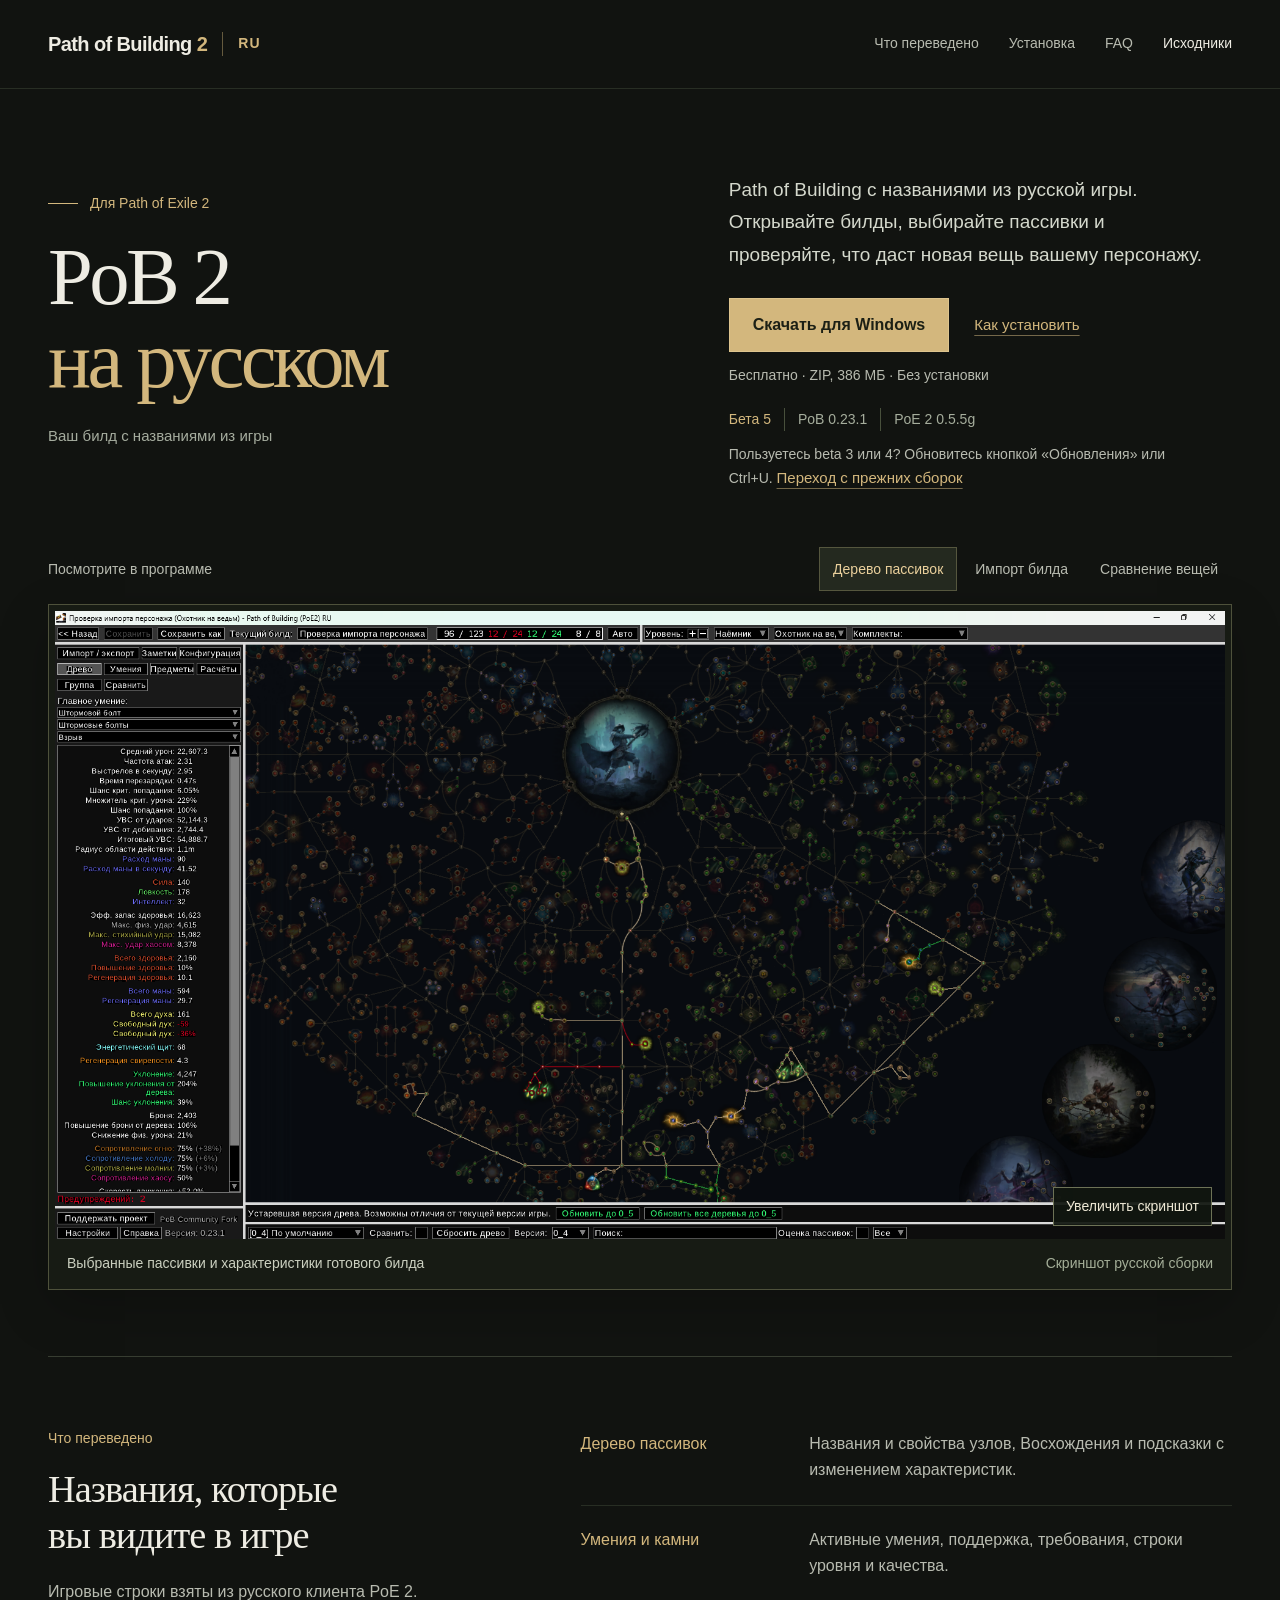
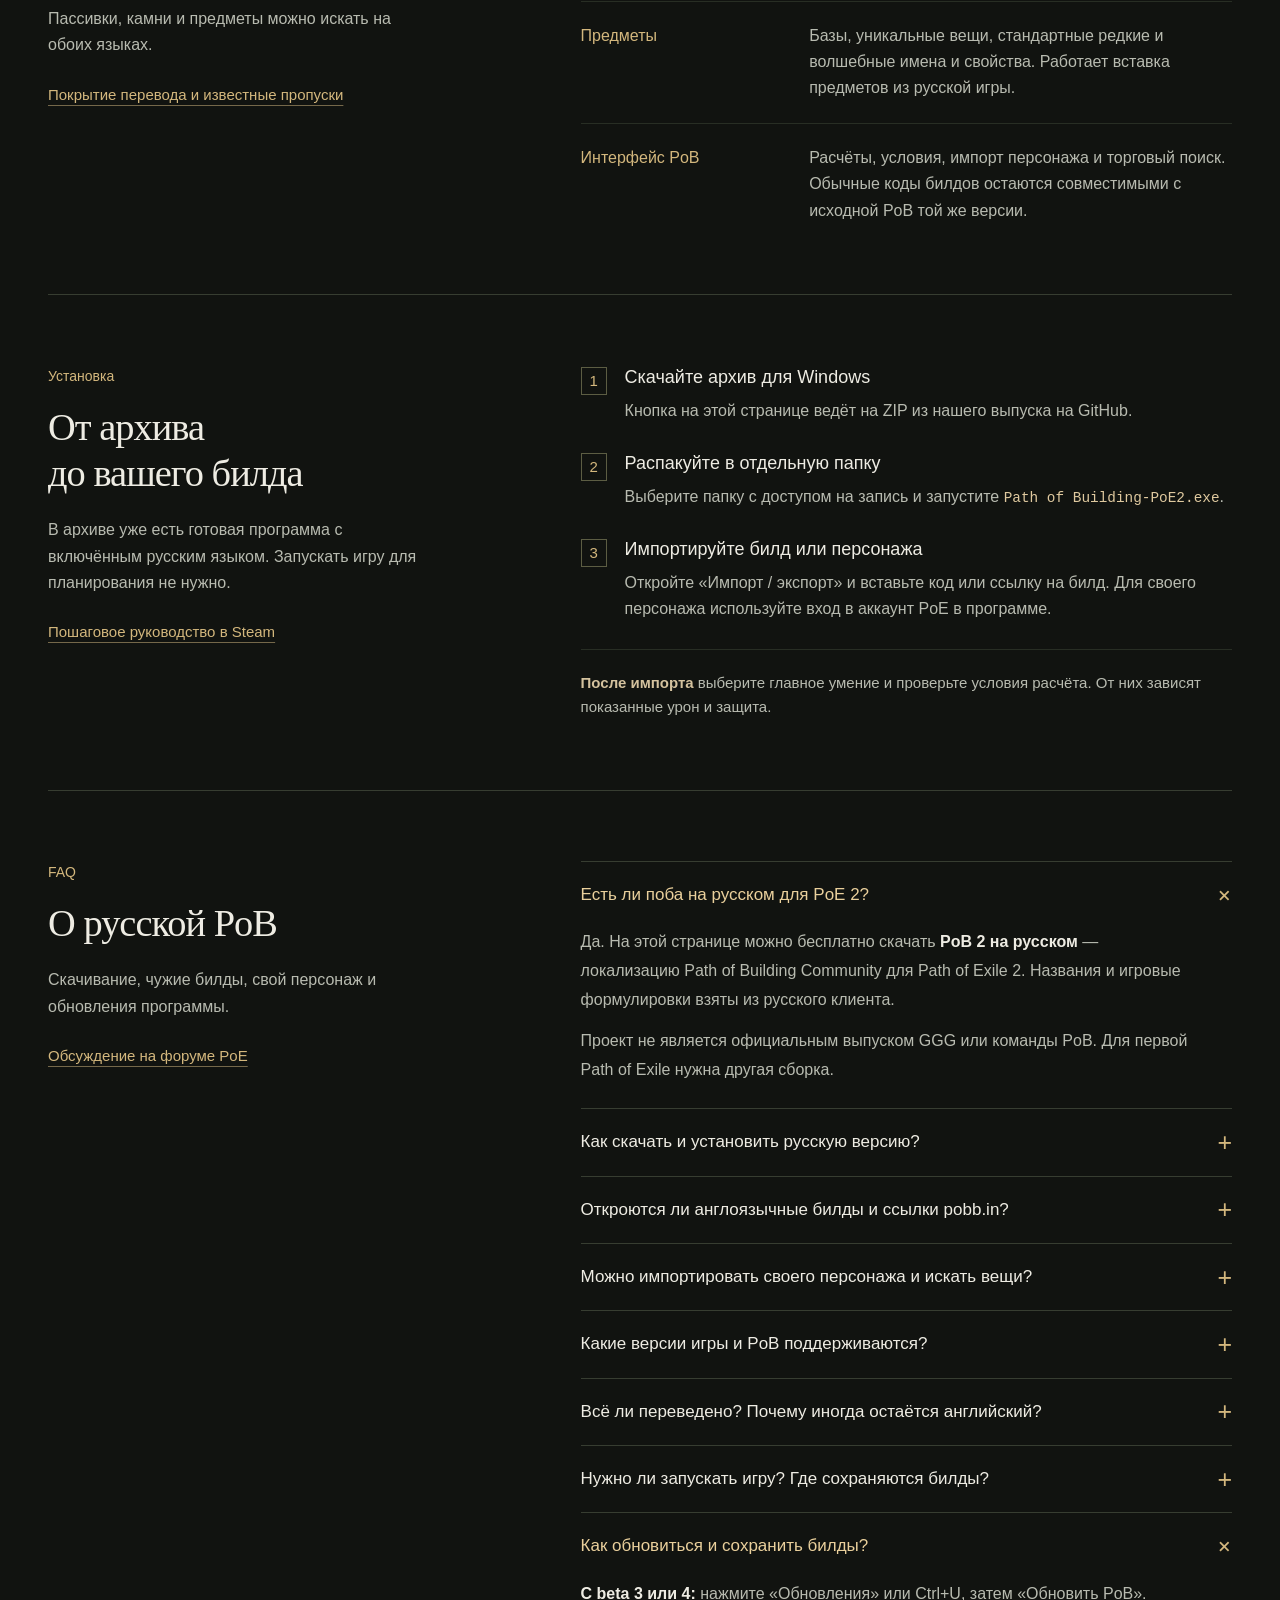
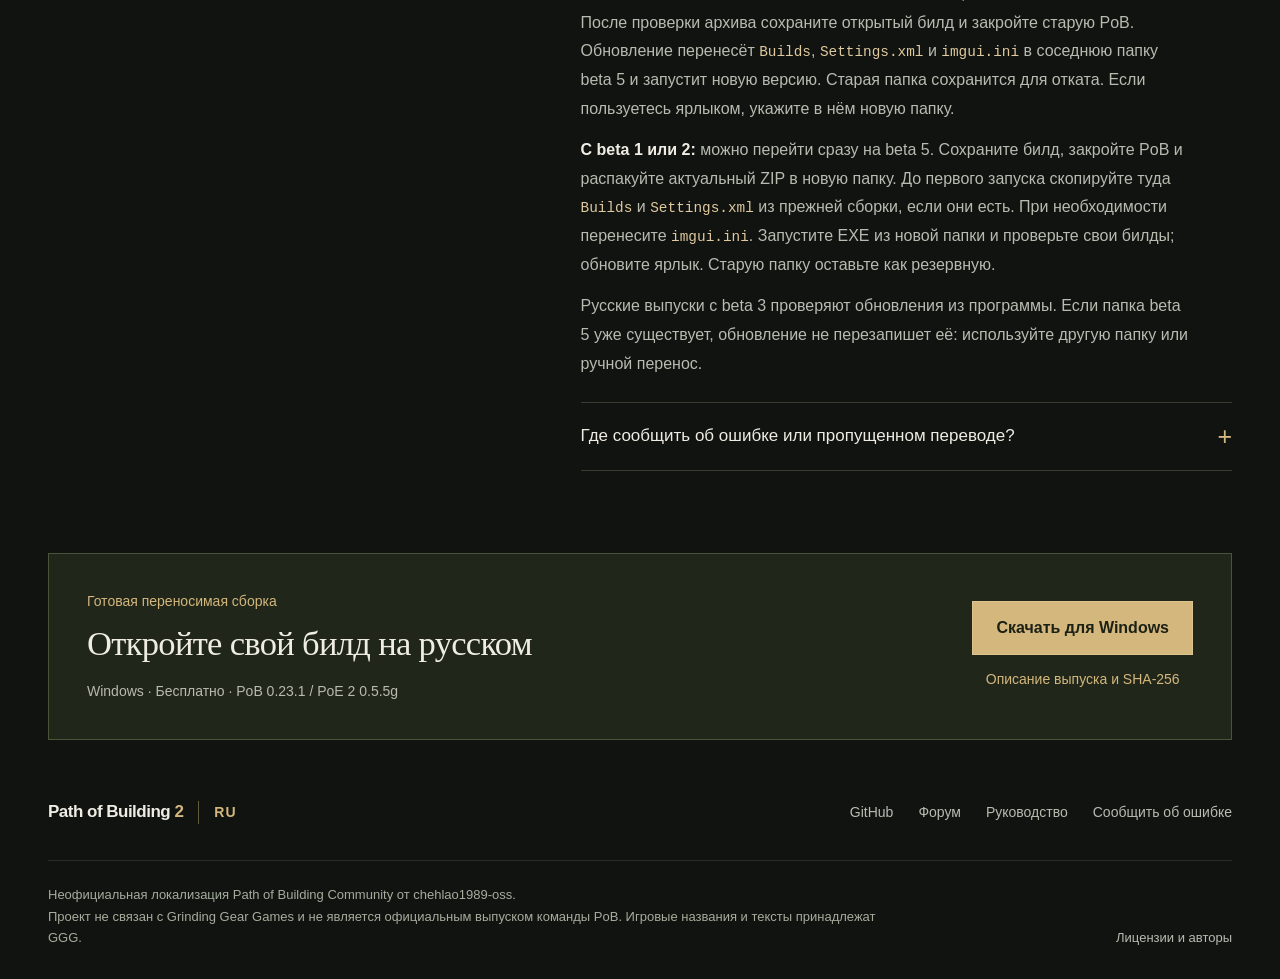
<file: docs/index.html>
<!doctype html>
<html lang="ru">
<head>
  <meta charset="utf-8">
  <script src="site-assets/analytics.js?v=2" defer></script>
  <meta name="google-site-verification" content="-wP_Tg6eSM6gWvN4miNb6b-TrbznbRUZdBxQnzHQPZM" />
  <meta name="viewport" content="width=device-width, initial-scale=1">
  <meta name="color-scheme" content="dark">
  <title>PoB 2 на русском — скачать Path of Building для PoE 2</title>
  <meta name="description" content="PoB 2 на русском для Path of Exile 2: дерево пассивок, умения и предметы с названиями из игры. Скачать бесплатно для Windows, импортировать билд и сравнить экипировку.">
  <meta name="robots" content="index, follow, max-image-preview:large">
  <meta name="theme-color" content="#111310">
  <link rel="canonical" href="https://chehlao1989-oss.github.io/PathOfBuilding-PoE2-RU/">
  <link rel="icon" href="site-assets/favicon.ico" type="image/x-icon">
  <link rel="icon" href="site-assets/favicon-96.png" type="image/png" sizes="96x96">
  <link rel="icon" href="site-assets/favicon-192.png" type="image/png" sizes="192x192">
  <link rel="icon" href="site-assets/favicon.svg" type="image/svg+xml" sizes="any">
  <link rel="stylesheet" href="site-assets/site.css?v=4">
  <meta property="og:type" content="website">
  <meta property="og:locale" content="ru_RU">
  <meta property="og:site_name" content="Русская PoB 2">
  <meta property="og:title" content="PoB 2 на русском — Path of Building для PoE 2">
  <meta property="og:description" content="Собирайте билд с названиями из русской игры. Дерево, умения, предметы, импорт персонажа и сравнение экипировки. Бесплатная переносимая версия для Windows.">
  <meta property="og:url" content="https://chehlao1989-oss.github.io/PathOfBuilding-PoE2-RU/">
  <meta property="og:image" content="https://chehlao1989-oss.github.io/PathOfBuilding-PoE2-RU/images/tree-build-ru.png">
  <meta property="og:image:width" content="1916">
  <meta property="og:image:height" content="1028">
  <meta property="og:image:alt" content="Готовый билд в русской Path of Building 2: дерево пассивок и характеристики персонажа">
  <meta name="twitter:card" content="summary_large_image">
  <meta name="twitter:title" content="Path of Building для PoE 2 на русском">
  <meta name="twitter:description" content="Русская PoB 2: дерево, камни, предметы и расчёты. Бесплатно для Windows.">
  <meta name="twitter:image" content="https://chehlao1989-oss.github.io/PathOfBuilding-PoE2-RU/images/tree-build-ru.png">
  <script type="application/ld+json">
  {
    "@context": "https://schema.org",
    "@type": "SoftwareApplication",
    "name": "Path of Building для PoE 2 — русская версия",
    "alternateName": ["PoB 2 на русском", "Русская PoB 2", "PoB2 RU"],
    "description": "Неофициальная русская локализация Path of Building Community для Path of Exile 2.",
    "url": "https://chehlao1989-oss.github.io/PathOfBuilding-PoE2-RU/",
    "image": "https://chehlao1989-oss.github.io/PathOfBuilding-PoE2-RU/images/tree-build-ru.png",
    "operatingSystem": "Windows",
    "applicationCategory": "GameApplication",
    "inLanguage": ["ru", "en"],
    "softwareVersion": "0.23.1-ru.1-beta.5",
    "isAccessibleForFree": true,
    "offers": {"@type": "Offer", "price": "0", "priceCurrency": "RUB"},
    "downloadUrl": "https://github.com/chehlao1989-oss/PathOfBuilding-PoE2-RU/releases/download/v0.23.1-ru.1-beta.5/PoB2-RU-0.23.1-ru.1-beta.5-Windows.zip",
    "codeRepository": "https://github.com/chehlao1989-oss/PathOfBuilding-PoE2-RU",
    "license": "https://github.com/chehlao1989-oss/PathOfBuilding-PoE2-RU/blob/ru-release/LICENSE.md",
    "isBasedOn": "https://github.com/PathOfBuildingCommunity/PathOfBuilding-PoE2"
  }
  </script>
  <script src="site-assets/site.js?v=3" defer></script>
</head>
<body>
  <a class="skip-link" href="#main">Перейти к содержимому</a>
  <header class="site-header">
    <div class="header-inner">
      <a class="brand" href="#main" aria-label="Path of Building 2 на русском — начало страницы"><span class="brand-name">Path of Building <b>2</b></span><span class="brand-language">RU</span></a>
      <nav class="site-nav" aria-label="Основная навигация">
        <a href="#features">Что переведено</a>
        <a href="#install">Установка</a>
        <a href="#faq">FAQ</a>
        <a class="nav-external" href="https://github.com/chehlao1989-oss/PathOfBuilding-PoE2-RU">Исходники</a>
      </nav>
    </div>
  </header>

  <main id="main">
    <section class="hero content-width" aria-labelledby="hero-title">
      <div class="hero-title-group">
        <p class="eyebrow">Для Path of Exile 2</p>
        <h1 id="hero-title">PoB <span class="lining-number">2</span><br> <em>на русском</em></h1>
        <p class="hero-signature">Ваш билд с названиями из игры</p>
      </div>
      <div class="hero-copy">
        <p class="hero-lead">Path of Building с названиями из русской игры. Открывайте билды, выбирайте пассивки и проверяйте, что даст новая вещь вашему персонажу.</p>
        <div class="hero-actions">
          <a class="button button-gold download-link" href="https://github.com/chehlao1989-oss/PathOfBuilding-PoE2-RU/releases/download/v0.23.1-ru.1-beta.5/PoB2-RU-0.23.1-ru.1-beta.5-Windows.zip">Скачать для Windows</a>
          <a class="text-link" href="#install">Как установить</a>
        </div>
        <p class="hero-meta">Бесплатно · ZIP, 386 МБ · Без установки</p>
        <p class="version-line"><a href="https://github.com/chehlao1989-oss/PathOfBuilding-PoE2-RU/releases/tag/v0.23.1-ru.1-beta.5">Бета 5</a><span>PoB 0.23.1</span><span>PoE 2 0.5.5g</span></p>
        <p class="hero-meta">Пользуетесь beta 3 или 4? Обновитесь кнопкой «Обновления» или Ctrl+U. <a class="text-link" href="#update">Переход с прежних сборок</a></p>
      </div>
    </section>

    <section class="showcase content-width" aria-label="Скриншоты русской PoB 2">
      <div class="gallery-heading">
        <p class="gallery-label">Посмотрите в программе</p>
        <div class="gallery-tabs" role="group" aria-label="Выбрать скриншот программы" hidden>
          <button type="button" data-screen="tree" aria-pressed="true" aria-controls="screen-image">Дерево пассивок</button>
          <button type="button" data-screen="import" aria-pressed="false" aria-controls="screen-image">Импорт билда</button>
          <button type="button" data-screen="trade" aria-pressed="false" aria-controls="screen-image">Сравнение вещей</button>
        </div>
      </div>
      <figure class="screen-frame">
        <a id="screen-link" class="screen-link" href="images/tree-build-ru.png" aria-label="Увеличить скриншот готового билда и характеристик персонажа">
          <img id="screen-image" class="main-screen" src="images/tree-build-ru.png" width="1916" height="1028" fetchpriority="high" alt="Готовый билд с деревом 0_4 в русской Path of Building 2: выбранные пассивки и характеристики персонажа слева">
          <span class="zoom-cue" aria-hidden="true">Увеличить скриншот</span>
        </a>
        <figcaption><span id="screen-caption" aria-live="polite">Выбранные пассивки и характеристики готового билда</span><span class="screen-note">Скриншот русской сборки</span></figcaption>
      </figure>
      <noscript><p class="gallery-fallback"><a href="images/import-ru.jpg">Скриншот импорта</a> · <a href="images/trade-compare.png">Скриншот торговли</a></p></noscript>
    </section>

    <section id="features" class="features content-width section-grid" aria-labelledby="features-title">
      <div class="section-intro">
        <p class="eyebrow">Что переведено</p>
        <h2 id="features-title">Названия, которые<br> вы видите в игре</h2>
        <p>Игровые строки взяты из русского клиента PoE 2. Пассивки, камни и предметы можно искать на обоих языках.</p>
        <a class="text-link" href="https://github.com/chehlao1989-oss/PathOfBuilding-PoE2-RU/blob/ru-release/docs/QA-RU.md">Покрытие перевода и известные пропуски</a>
      </div>
      <dl class="feature-list">
        <div><dt>Дерево пассивок</dt><dd>Названия и свойства узлов, Восхождения и подсказки с изменением характеристик.</dd></div>
        <div><dt>Умения и камни</dt><dd>Активные умения, поддержка, требования, строки уровня и качества.</dd></div>
        <div><dt>Предметы</dt><dd>Базы, уникальные вещи, стандартные редкие и волшебные имена и свойства. Работает вставка предметов из русской игры.</dd></div>
        <div><dt>Интерфейс PoB</dt><dd>Расчёты, условия, импорт персонажа и торговый поиск. Обычные коды билдов остаются совместимыми с исходной PoB той же версии.</dd></div>
      </dl>
    </section>

    <section id="install" class="installation content-width section-grid" aria-labelledby="install-title">
      <div class="section-intro">
        <p class="eyebrow">Установка</p>
        <h2 id="install-title">От архива<br> до вашего билда</h2>
        <p>В архиве уже есть готовая программа с включённым русским языком. Запускать игру для планирования не нужно.</p>
        <a class="text-link" href="https://steamcommunity.com/sharedfiles/filedetails/?id=3841972813">Пошаговое руководство в Steam</a>
      </div>
      <div class="install-content">
        <ol class="install-steps">
          <li><h3>Скачайте архив для Windows</h3><p>Кнопка на этой странице ведёт на ZIP из нашего выпуска на GitHub.</p></li>
          <li><h3>Распакуйте в отдельную папку</h3><p>Выберите папку с доступом на запись и запустите <code>Path of Building-PoE2.exe</code>.</p></li>
          <li><h3>Импортируйте билд или персонажа</h3><p>Откройте «Импорт / экспорт» и вставьте код или ссылку на билд. Для своего персонажа используйте вход в аккаунт PoE в программе.</p></li>
        </ol>
        <p class="install-tip"><strong>После импорта</strong> выберите главное умение и проверьте условия расчёта. От них зависят показанные урон и защита.</p>
      </div>
    </section>

    <section id="faq" class="faq content-width section-grid" aria-labelledby="faq-title">
      <div class="section-intro">
        <p class="eyebrow">FAQ</p>
        <h2 id="faq-title">О русской PoB</h2>
        <p>Скачивание, чужие билды, свой персонаж и обновления программы.</p>
        <a class="text-link" href="https://www.pathofexile.com/forum/view-thread/4016961">Обсуждение на форуме PoE</a>
      </div>
      <div class="faq-list">
        <details open>
          <summary>Есть ли поба на русском для PoE 2?<span aria-hidden="true">+</span></summary>
          <div class="faq-answer"><p>Да. На этой странице можно бесплатно скачать <strong>PoB 2 на русском</strong> — локализацию Path of Building Community для Path of Exile 2. Названия и игровые формулировки взяты из русского клиента.</p><p>Проект не является официальным выпуском GGG или команды PoB. Для первой Path of Exile нужна другая сборка.</p></div>
        </details>
        <details>
          <summary>Как скачать и установить русскую версию?<span aria-hidden="true">+</span></summary>
          <div class="faq-answer"><p>Скачайте ZIP кнопкой «Скачать для Windows», распакуйте его в отдельную папку и откройте <code>Path of Building-PoE2.exe</code>. Русский язык уже включён. <a href="#install">Порядок запуска</a> есть выше, а <a href="https://steamcommunity.com/sharedfiles/filedetails/?id=3841972813">руководство Steam</a> показывает шаги со скриншотами.</p></div>
        </details>
        <details>
          <summary>Откроются ли англоязычные билды и ссылки pobb.in?<span aria-hidden="true">+</span></summary>
          <div class="faq-answer"><p>Да. Во вкладке «Импорт / экспорт» можно открыть обычный код PoB для PoE 2 или ссылку pobb.in. Названия будут показаны на русском; формат билда и исходные идентификаторы сохраняются.</p><p>Версия дерева, умения и предметы должны поддерживаться исходной PoB, на которой сделана эта сборка. Совместимость с будущими версиями не обещается.</p></div>
        </details>
        <details>
          <summary>Можно импортировать своего персонажа и искать вещи?<span aria-hidden="true">+</span></summary>
          <div class="faq-answer"><p>Да. В «Импорт / экспорт» можно войти в аккаунт PoE и загрузить персонажа. Торговый поиск на вкладке «Предметы» позволяет находить экипировку и смотреть, как она меняет характеристики билда.</p><p>Для этих действий нужен доступ к сервисам GGG. После импорта проверьте главное умение и условия расчёта.</p></div>
        </details>
        <details>
          <summary>Какие версии игры и PoB поддерживаются?<span aria-hidden="true">+</span></summary>
          <div class="faq-answer"><p>Текущий выпуск — <strong>бета 5 на основе PoB 0.23.1</strong>, игровые данные — <strong>PoE 2 0.5.5g</strong>. Поддерживаемые версии всегда указаны рядом со скачиванием и в описании выпуска.</p><p>Для обновлений игры, включая PoE 2 1.0, потребуется отдельная сборка и проверка изменившихся данных.</p></div>
        </details>
        <details>
          <summary>Всё ли переведено? Почему иногда остаётся английский?<span aria-hidden="true">+</span></summary>
          <div class="faq-answer"><p>Переведены интерфейс, текущее дерево, названия камней, основные описания умений, базы и уникальные предметы, свойства и стандартные имена редких и волшебных вещей.</p><p>Это бета: отдельные скрытые эффекты, исторические данные, неизвестные и пользовательские строки могут оставаться на английском. Проверенные случаи и пропуски перечислены в <a href="https://github.com/chehlao1989-oss/PathOfBuilding-PoE2-RU/blob/ru-release/docs/QA-RU.md">отчёте о покрытии перевода</a>.</p></div>
        </details>
        <details>
          <summary>Нужно ли запускать игру? Где сохраняются билды?<span aria-hidden="true">+</span></summary>
          <div class="faq-answer"><p>Для планирования запущенная игра не нужна. Переносимая сборка хранит билды в папке <code>Builds</code>, а настройки — в <code>Settings.xml</code> рядом с программой. Дайте этой папке доступ на запись.</p></div>
        </details>
        <details id="update" open>
          <summary>Как обновиться и сохранить билды?<span aria-hidden="true">+</span></summary>
          <div class="faq-answer"><p><strong>С beta 3 или 4:</strong> нажмите «Обновления» или Ctrl+U, затем «Обновить PoB». После проверки архива сохраните открытый билд и закройте старую PoB. Обновление перенесёт <code>Builds</code>, <code>Settings.xml</code> и <code>imgui.ini</code> в соседнюю папку beta 5 и запустит новую версию. Старая папка сохранится для отката. Если пользуетесь ярлыком, укажите в нём новую папку.</p><p><strong>С beta 1 или 2:</strong> можно перейти сразу на beta 5. Сохраните билд, закройте PoB и распакуйте актуальный ZIP в новую папку. До первого запуска скопируйте туда <code>Builds</code> и <code>Settings.xml</code> из прежней сборки, если они есть. При необходимости перенесите <code>imgui.ini</code>. Запустите EXE из новой папки и проверьте свои билды; обновите ярлык. Старую папку оставьте как резервную.</p><p>Русские выпуски с beta 3 проверяют обновления из программы. Если папка beta 5 уже существует, обновление не перезапишет её: используйте другую папку или ручной перенос.</p></div>
        </details>
        <details>
          <summary>Где сообщить об ошибке или пропущенном переводе?<span aria-hidden="true">+</span></summary>
          <div class="faq-answer"><p>Напишите в <a href="https://github.com/chehlao1989-oss/PathOfBuilding-PoE2-RU/issues">Issues на GitHub</a> или в <a href="https://www.pathofexile.com/forum/view-thread/4016961">теме проекта на форуме</a>. Укажите версию сборки, что открывали и как повторить проблему. Приложите скриншот; для сравнения с игрой полезны её версия и исходное название объекта.</p></div>
        </details>
      </div>
    </section>

    <section class="download-section content-width" aria-labelledby="download-title">
      <div><p class="eyebrow">Готовая переносимая сборка</p><h2 id="download-title">Откройте свой билд на русском</h2><p>Windows · Бесплатно · PoB 0.23.1 / PoE 2 0.5.5g</p></div>
      <div class="download-side"><a class="button button-gold download-link" href="https://github.com/chehlao1989-oss/PathOfBuilding-PoE2-RU/releases/download/v0.23.1-ru.1-beta.5/PoB2-RU-0.23.1-ru.1-beta.5-Windows.zip">Скачать для Windows</a><a class="release-link" href="https://github.com/chehlao1989-oss/PathOfBuilding-PoE2-RU/releases/tag/v0.23.1-ru.1-beta.5">Описание выпуска и SHA-256</a></div>
    </section>
  </main>

  <footer class="site-footer content-width">
    <div class="footer-top"><a class="brand footer-brand" href="#main"><span class="brand-name">Path of Building <b>2</b></span><span class="brand-language">RU</span></a><nav aria-label="Ссылки проекта"><a href="https://github.com/chehlao1989-oss/PathOfBuilding-PoE2-RU">GitHub</a><a href="https://www.pathofexile.com/forum/view-thread/4016961">Форум</a><a href="https://steamcommunity.com/sharedfiles/filedetails/?id=3841972813">Руководство</a><a href="https://github.com/chehlao1989-oss/PathOfBuilding-PoE2-RU/issues">Сообщить об ошибке</a></nav></div>
    <div class="footer-bottom"><p>Неофициальная локализация <a href="https://github.com/PathOfBuildingCommunity/PathOfBuilding-PoE2">Path of Building Community</a> от <a href="https://github.com/chehlao1989-oss">chehlao1989-oss</a>.<br>Проект не связан с Grinding Gear Games и не является официальным выпуском команды PoB. Игровые названия и тексты принадлежат GGG.</p><a href="https://github.com/chehlao1989-oss/PathOfBuilding-PoE2-RU/blob/ru-release/LICENSE.md">Лицензии и авторы</a></div>
  </footer>

  <dialog id="screen-dialog" class="screen-dialog" aria-label="Увеличенный скриншот программы"><div class="dialog-header"><span id="dialog-caption">Скриншот русской PoB 2</span><button id="close-dialog" type="button" autofocus>Закрыть <span aria-hidden="true">×</span></button></div><img id="dialog-image" src="images/tree-build-ru.png" width="1916" height="1028" alt="Готовый билд и характеристики персонажа в русской PoB 2"></dialog>
</body>
</html>
</file>
<file: docs/site-assets/site.css>
:root {
  color-scheme: dark;
  --bg: #111310;
  --text: #eeece3;
  --muted: #b8bbb0;
  --gold: #d3b77d;
  --gold-bright: #ead09c;
  --line: #373d31;
  --soft-line: #282e24;
  font: 16px/1.65 'Segoe UI', Arial, sans-serif;
  color: var(--text);
  background: var(--bg);
  scroll-behavior: smooth;
  scroll-padding-top: 28px;
}
*, *::before, *::after { box-sizing: border-box; }
body, h1, h2, h3, p, figure, dl, dd { margin: 0; }
body { min-width: 320px; }
a { color: inherit; text-decoration: none; text-underline-offset: .3em; }
a:hover { color: var(--gold-bright); }
button { font: inherit; cursor: pointer; }
button, a, summary { -webkit-tap-highlight-color: transparent; }
button:focus-visible, a:focus-visible, summary:focus-visible { outline: 2px solid var(--gold-bright); outline-offset: 5px; }
img { display: block; max-width: 100%; }
[hidden] { display: none !important; }
strong { color: var(--text); font-weight: 600; }
code { font-family: Consolas, 'Courier New', monospace; font-size: .9em; color: #dfc99f; overflow-wrap: anywhere; }
.content-width, .header-inner { width: min(1280px, calc(100% - 96px)); margin-inline: auto; }
.skip-link { position: absolute; top: 12px; left: 12px; z-index: 10; padding: 10px 16px; background: var(--gold); color: #14160f; transform: translateY(-180%); }
.skip-link:focus { transform: none; }
.site-header { border-bottom: 1px solid var(--soft-line); }
.header-inner { min-height: 88px; display: flex; align-items: center; justify-content: space-between; gap: 24px; padding-block: 20px; }
.brand { display: inline-flex; align-items: center; gap: 15px; white-space: nowrap; }
.brand-name { font-size: 20px; font-weight: 600; letter-spacing: -.03em; }
.brand-name b { font: inherit; color: var(--gold); }
.brand-language { border-left: 1px solid #655a3e; padding-left: 15px; color: var(--gold); font-size: 14px; font-weight: 600; letter-spacing: .08em; }
.site-nav { display: flex; flex-wrap: wrap; align-items: center; gap: 30px; font-size: 14px; color: var(--muted); }
.site-nav a { display: inline-flex; align-items: center; min-height: 44px; }
.site-nav .nav-external { color: var(--text); }
.hero { display: grid; grid-template-columns: 1.2fr 1fr; gap: clamp(40px, 6vw, 100px); align-items: center; padding-block: 62px 57px; }
.eyebrow { color: var(--gold); font-size: 14px; font-weight: 500; }
.hero .eyebrow { display: flex; align-items: center; gap: 12px; }
.hero .eyebrow::before { content: ''; width: 30px; border-top: 1px solid var(--gold); }
h1 { font: 400 clamp(68px, 6.3vw, 104px)/1.03 Georgia, 'Times New Roman', serif; letter-spacing: -.045em; margin: 20px 0 23px; }
h1 em { color: var(--gold); font-style: normal; }
.lining-number { font-family: 'Times New Roman', Times, serif; font-variant-numeric: lining-nums; }
.hero-signature { color: #a5ac9e; font-size: 15px; }
.hero-copy { max-width: 480px; padding-top: 23px; }
.hero-lead { font-size: 19px; line-height: 1.7; color: #d4d8cc; text-wrap: pretty; }
.hero-actions { display: flex; align-items: center; flex-wrap: wrap; gap: 20px 25px; margin-top: 27px; }
.button { display: inline-flex; justify-content: center; align-items: center; min-height: 52px; padding: 14px 23px; font-size: 16px; line-height: 1.5; font-weight: 600; border: 1px solid transparent; transition: background-color .16s; }
.button-gold { background: var(--gold); color: #1c2015; border-color: #ddc48e; }
.button-gold:hover { background: var(--gold-bright); color: #1c2015; }
.text-link { color: var(--gold); text-decoration: underline; text-decoration-color: #75684a; font-size: 15px; line-height: 1.6; }
.text-link:hover { text-decoration-color: currentColor; }
.hero-meta { color: var(--muted); font-size: 14px; margin-top: 12px; }
.version-line { display: flex; flex-wrap: wrap; gap: 6px 13px; color: #a6ae9d; margin-top: 21px; font-size: 14px; }
.version-line a { color: var(--gold); }
.version-line > span { border-left: 1px solid #48503c; padding-left: 13px; }
.showcase { padding-bottom: 66px; }
.gallery-heading { display: flex; justify-content: space-between; align-items: center; gap: 18px; margin-bottom: 13px; }
.gallery-label { color: var(--muted); font-size: 14px; }
.gallery-tabs { display: flex; flex-wrap: wrap; gap: 4px; }
.gallery-tabs button { padding: 9px 13px; min-height: 44px; border: 1px solid transparent; color: var(--muted); background: transparent; font-size: 14px; }
.gallery-tabs button[aria-pressed='true'] { border-color: #55563e; background: #24291f; color: var(--gold-bright); }
.gallery-tabs button:hover { color: var(--gold-bright); }
.screen-frame { border: 1px solid #4e513b; background: #171b14; padding: 6px; box-shadow: 0 18px 50px #0003; }
.screen-link { position: relative; display: block; background: #080b0d; }
.main-screen { width: 100%; height: auto; aspect-ratio: 1916 / 1028; object-fit: contain; }
.zoom-cue { position: absolute; right: 13px; bottom: 13px; padding: 7px 12px; background: #111610ed; border: 1px solid #6d7256; color: #eee8d5; font-size: 14px; }
.screen-frame figcaption { display: flex; justify-content: space-between; flex-wrap: wrap; gap: 5px 22px; padding: 13px 12px 8px; font-size: 14px; color: #cbd0c0; }
.screen-note { color: #a4ae98; }
.gallery-fallback { margin-top: 14px; font-size: 14px; color: var(--gold); }
.section-grid { display: grid; grid-template-columns: minmax(0, .85fr) minmax(0, 1.25fr); gap: clamp(50px, 7vw, 120px); padding-block: 70px; border-top: 1px solid var(--line); }
.section-intro h2 { font: 400 clamp(30px, 3vw, 44px)/1.2 Georgia, 'Times New Roman', serif; letter-spacing: -.025em; margin: 16px 0 21px; text-wrap: pretty; }
.section-intro > p:not(.eyebrow) { color: var(--muted); font-size: 16px; max-width: 380px; }
.section-intro > a { display: inline-block; margin-top: 24px; max-width: 380px; }
.feature-list > div { display: grid; grid-template-columns: minmax(120px, .65fr) minmax(0, 1.35fr); gap: 25px; padding-block: 21px; border-top: 1px solid var(--soft-line); }
.feature-list > div:first-child { padding-top: 4px; border-top: 0; }
.feature-list > div:last-child { padding-bottom: 0; }
.feature-list dt { color: var(--gold); font-size: 16px; }
.feature-list dd { color: var(--muted); font-size: 16px; }
.install-steps { list-style: none; counter-reset: install; padding: 0; margin: 0; }
.install-steps li { counter-increment: install; position: relative; padding: 0 0 26px 44px; }
.install-steps li::before { content: counter(install); position: absolute; left: 0; top: 2px; color: var(--gold); font-size: 15px; line-height: 26px; width: 26px; border: 1px solid #5c5d43; text-align: center; }
.install-steps h3 { font-size: 18px; line-height: 1.4; font-weight: 500; margin-bottom: 8px; }
.install-steps p { color: var(--muted); font-size: 16px; }
.install-tip { border-top: 1px solid var(--soft-line); padding-top: 21px; color: var(--muted); font-size: 15px; }
.install-tip strong { color: #d4c29e; }
.faq-list { border-top: 1px solid var(--line); }
.faq details { border-bottom: 1px solid var(--line); }
.faq summary { display: flex; align-items: center; justify-content: space-between; gap: 24px; list-style: none; cursor: pointer; padding-block: 20px; font-size: 17px; line-height: 1.55; }
.faq summary::-webkit-details-marker { display: none; }
.faq summary > span { color: var(--gold); font-size: 25px; font-weight: 300; flex: 0 0 auto; line-height: 1; transition: transform .15s; }
.faq details[open] summary > span { transform: rotate(45deg); }
.faq details[open] summary { color: var(--gold-bright); }
.faq summary:hover { color: var(--gold-bright); }
.faq-answer { color: var(--muted); font-size: 16px; padding: 0 40px 24px 0; line-height: 1.8; }
.faq-answer p + p { margin-top: 12px; }
.faq-answer a { color: var(--gold); text-decoration: underline; }
.download-section { display: flex; flex-wrap: wrap; align-items: center; justify-content: space-between; gap: 26px 48px; padding: 36px 38px; margin-top: 12px; background: #20261a; border: 1px solid #4b5439; }
.download-section h2 { font: 400 clamp(26px, 2.7vw, 37px)/1.25 Georgia, 'Times New Roman', serif; letter-spacing: -.02em; margin: 9px 0 15px; }
.download-section p:not(.eyebrow) { font-size: 14px; color: var(--muted); }
.download-side { display: flex; flex-direction: column; align-items: center; gap: 13px; }
.release-link { font-size: 14px; color: var(--gold); }
.release-link:hover { text-decoration: underline; }
.site-footer { padding-block: 50px 30px; }
.footer-top { display: flex; align-items: center; justify-content: space-between; flex-wrap: wrap; gap: 28px; }
.footer-brand .brand-name { font-size: 17px; }
.footer-top nav { display: flex; flex-wrap: wrap; gap: 12px 25px; font-size: 14px; color: var(--muted); }
.footer-top nav a { display: inline-flex; align-items: center; min-height: 44px; }
.footer-bottom { display: flex; justify-content: space-between; align-items: flex-end; flex-wrap: wrap; gap: 22px; border-top: 1px solid var(--soft-line); padding-top: 23px; margin-top: 26px; font-size: 13px; color: #a4ad9c; }
.footer-bottom p { max-width: 830px; }
.footer-bottom > a { color: var(--muted); }
.screen-dialog { width: min(1800px, calc(100% - 32px)); max-height: calc(100dvh - 32px); padding: 0; color: var(--text); background: var(--bg); border: 1px solid #6d7256; box-shadow: 0 20px 100px #0009; }
.screen-dialog::backdrop { background: #070a06eb; }
.dialog-header { display: flex; align-items: center; justify-content: space-between; flex-wrap: wrap; gap: 12px; padding: 12px 16px; border-bottom: 1px solid var(--line); font-size: 14px; }
.dialog-header > span { color: var(--gold); }
.dialog-header button { min-height: 44px; padding: 7px 14px; background: #242a1e; border: 1px solid #6d7256; color: var(--text); font-size: 14px; }
.dialog-header button > span { font-size: 19px; margin-left: 8px; }
.screen-dialog img { width: 100%; height: auto; max-height: calc(100dvh - 135px); object-fit: contain; background: #080b0d; }
@media (min-width: 1700px) { .hero { padding-block: 70px 64px; } }
@media (max-width: 1100px) {
  .content-width, .header-inner { width: calc(100% - 64px); }
  .hero { grid-template-columns: 1.12fr 1fr; gap: 36px; }
  h1 { font-size: clamp(64px, 7.4vw, 84px); }
  .hero-lead { font-size: 17px; }
  .hero-actions { gap: 16px; }
  .section-grid { grid-template-columns: minmax(0, .8fr) minmax(0, 1.2fr); gap: 45px; }
  .feature-list > div { grid-template-columns: 1fr; gap: 6px; }
}
@media (max-width: 760px) {
  .header-inner { flex-wrap: wrap; gap: 13px; padding-block: 18px 10px; }
  .site-nav { width: 100%; justify-content: space-between; gap: 10px 20px; }
  .hero { grid-template-columns: 1fr; gap: 22px; padding-block: 40px 38px; }
  h1 { font-size: clamp(65px, 11vw, 88px); margin: 17px 0 16px; }
  .hero-copy { padding: 0; max-width: 560px; }
  .hero-lead { font-size: 18px; }
  .hero-signature { font-size: 14px; }
  .hero-actions { margin-top: 22px; gap: 20px; }
  .version-line { margin-top: 18px; }
  .showcase { padding-bottom: 40px; }
  .gallery-heading { flex-direction: column; align-items: flex-start; gap: 10px; }
  .gallery-tabs { width: 100%; }
  .gallery-tabs button { flex: 1 1 auto; padding-inline: 10px; }
  .screen-note { display: none; }
  .screen-frame figcaption { padding: 11px 7px 6px; }
  .section-grid { grid-template-columns: 1fr; gap: 30px; padding-block: 42px; }
  .section-intro h2 { font-size: 36px; }
  .section-intro > p:not(.eyebrow), .section-intro > a { max-width: 540px; }
  .section-intro > a { margin-top: 17px; }
  .feature-list > div { grid-template-columns: minmax(120px, .6fr) minmax(0, 1.4fr); gap: 24px; }
  .faq summary { font-size: 16px; }
  .download-section { padding: 27px; gap: 25px; }
  .download-side { align-items: flex-start; }
  .site-footer { padding-top: 35px; }
}
@media (max-width: 450px) {
  .content-width, .header-inner { width: calc(100% - 40px); }
  .brand-name { font-size: 18px; }
  .brand-language { font-size: 13px; }
  .site-nav { font-size: 14px; gap: 10px 15px; }
  h1 { font-size: clamp(54px, 14vw, 64px); }
  .hero { padding-top: 32px; }
  .hero-lead { font-size: 16px; }
  .hero-actions { gap: 17px; }
  .button { font-size: 15px; padding-inline: 18px; }
  .hero-actions .text-link { font-size: 14px; }
  .hero-meta, .version-line { font-size: 13px; }
  .gallery-tabs { gap: 0; }
  .gallery-tabs button { padding: 8px 6px; font-size: 12px; }
  .screen-frame { padding: 3px; }
  .zoom-cue { right: 7px; bottom: 7px; padding: 4px 7px; font-size: 12px; }
  .screen-frame figcaption { font-size: 13px; }
  .feature-list > div { grid-template-columns: 1fr; gap: 6px; }
  .section-intro h2 { font-size: 32px; }
  .faq summary { gap: 18px; }
  .faq-answer { padding-right: 8px; }
  .download-section { padding: 24px 20px; }
  .download-section h2 { font-size: 28px; }
  .footer-top nav { gap: 4px 20px; }
  .footer-bottom { font-size: 12px; }
  .screen-dialog { width: calc(100% - 16px); }
}
@media (prefers-reduced-motion: reduce) {
  :root { scroll-behavior: auto; }
  *, *::before, *::after { transition: none !important; }
}
</file>
